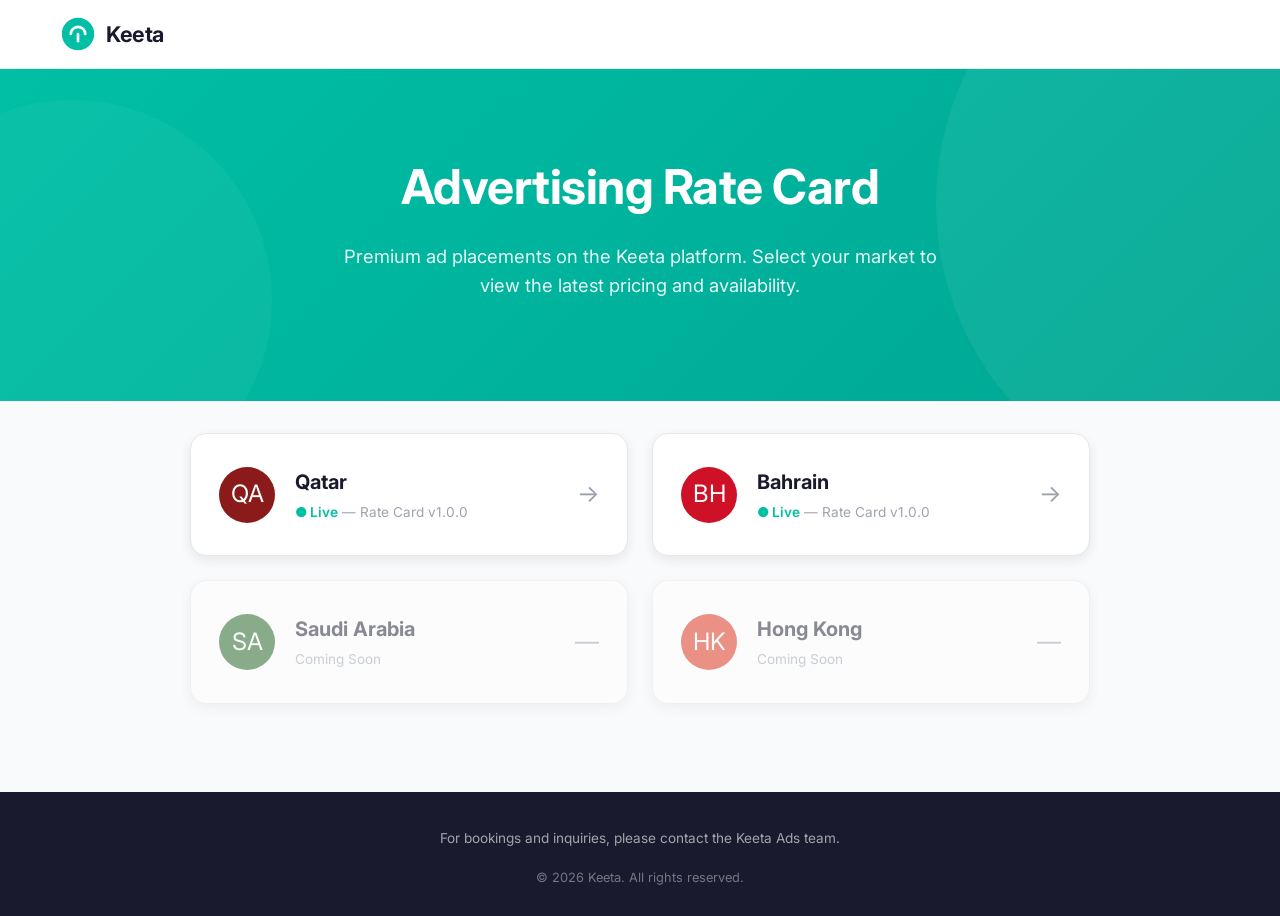
<file: index.html>
<!DOCTYPE html>
<html lang="en">
<head>
    <meta charset="UTF-8">
    <meta name="viewport" content="width=device-width, initial-scale=1.0">
    <title>Keeta — Advertising Rate Card</title>
    <link rel="stylesheet" href="css/style.css">
    <link rel="preconnect" href="https://fonts.googleapis.com">
    <link rel="preconnect" href="https://fonts.gstatic.com" crossorigin>
    <link href="https://fonts.googleapis.com/css2?family=Inter:wght@300;400;500;600;700&display=swap" rel="stylesheet">
    <style>
        /* Landing page specific styles */
        .landing-hero {
            padding: 80px 0 60px;
        }
        .landing-hero h1 {
            font-size: 2.5rem;
            margin-bottom: 16px;
        }
        .landing-hero p {
            font-size: 1.15rem;
            opacity: 0.9;
            max-width: 600px;
            margin: 0 auto 40px;
        }
        .country-grid {
            display: grid;
            grid-template-columns: 1fr;
            gap: 24px;
            max-width: 900px;
            margin: 0 auto;
        }
        .country-card {
            background: var(--color-surface);
            border-radius: var(--radius-lg);
            box-shadow: var(--shadow-md);
            border: 1px solid var(--color-border);
            padding: 32px 28px;
            display: flex;
            align-items: center;
            gap: 20px;
            transition: var(--transition);
            cursor: pointer;
            text-decoration: none;
            color: inherit;
        }
        .country-card:hover {
            transform: translateY(-4px);
            box-shadow: var(--shadow-lg);
            border-color: var(--color-primary);
        }
        .country-flag {
            width: 56px;
            height: 56px;
            border-radius: 50%;
            display: flex;
            align-items: center;
            justify-content: center;
            font-size: 1.5rem;
            flex-shrink: 0;
        }
        .country-info {
            flex: 1;
        }
        .country-name {
            font-size: 1.25rem;
            font-weight: 700;
            color: var(--color-text-primary);
            margin-bottom: 4px;
        }
        .country-status {
            font-size: 0.85rem;
            color: var(--color-text-muted);
        }
        .country-status .live {
            color: var(--color-primary);
            font-weight: 600;
        }
        .country-arrow {
            font-size: 1.5rem;
            color: var(--color-text-muted);
            transition: var(--transition);
        }
        .country-card:hover .country-arrow {
            color: var(--color-primary);
            transform: translateX(4px);
        }

        /* Flag backgrounds */
        .flag-qat { background: #8B1A1A; color: white; }
        .flag-sa { background: #1A5F1A; color: white; }
        .flag-hk { background: #DE2910; color: white; }
        .flag-bhr { background: #CE1126; color: white; }

        @media (min-width: 768px) {
            .country-grid {
                grid-template-columns: repeat(2, 1fr);
            }
            .landing-hero h1 {
                font-size: 3rem;
            }
        }
        @media (max-width: 480px) {
            .country-card {
                padding: 24px 20px;
            }
            .country-flag {
                width: 48px;
                height: 48px;
                font-size: 1.25rem;
            }
        }
    </style>
</head>
<body>
    <header class="site-header">
        <div class="container">
            <div class="logo">
                <svg class="logo-icon" viewBox="0 0 40 40" fill="none" xmlns="http://www.w3.org/2000/svg">
                    <circle cx="20" cy="20" r="18" fill="#00BFA5"/>
                    <path d="M12 20C12 15.58 15.58 12 20 12C24.42 12 28 15.58 28 20" stroke="white" stroke-width="3" stroke-linecap="round"/>
                    <path d="M20 28V20" stroke="white" stroke-width="3" stroke-linecap="round"/>
                </svg>
                <span class="logo-text">Keeta</span>
            </div>
        </div>
    </header>

    <section class="hero landing-hero">
        <div class="container">
            <h1>Advertising Rate Card</h1>
            <p>Premium ad placements on the Keeta platform. Select your market to view the latest pricing and availability.</p>
        </div>
    </section>

    <section class="rate-cards" style="padding-top: 32px;">
        <div class="container">
            <div class="country-grid">
                <a href="qat/" class="country-card">
                    <div class="country-flag flag-qat">QA</div>
                    <div class="country-info">
                        <div class="country-name">Qatar</div>
                        <div class="country-status"><span class="live">● Live</span> — Rate Card v1.0.0</div>
                    </div>
                    <div class="country-arrow">→</div>
                </a>

                <a href="bhr/" class="country-card">
                    <div class="country-flag flag-bhr">BH</div>
                    <div class="country-info">
                        <div class="country-name">Bahrain</div>
                        <div class="country-status"><span class="live">● Live</span> — Rate Card v1.0.0</div>
                    </div>
                    <div class="country-arrow">→</div>
                </a>

                <div class="country-card" style="opacity: 0.5; cursor: default; pointer-events: none;">
                    <div class="country-flag flag-sa">SA</div>
                    <div class="country-info">
                        <div class="country-name">Saudi Arabia</div>
                        <div class="country-status">Coming Soon</div>
                    </div>
                    <div class="country-arrow">—</div>
                </div>

                <div class="country-card" style="opacity: 0.5; cursor: default; pointer-events: none;">
                    <div class="country-flag flag-hk">HK</div>
                    <div class="country-info">
                        <div class="country-name">Hong Kong</div>
                        <div class="country-status">Coming Soon</div>
                    </div>
                    <div class="country-arrow">—</div>
                </div>
            </div>
        </div>
    </section>

    <footer class="site-footer" style="margin-top: 48px;">
        <div class="container">
            <div class="footer-content">
                <p class="footer-contact">For bookings and inquiries, please contact the Keeta Ads team.</p>
                <p class="footer-copyright">&copy; 2026 Keeta. All rights reserved.</p>
            </div>
        </div>
    </footer>
</body>
</html>
</file>
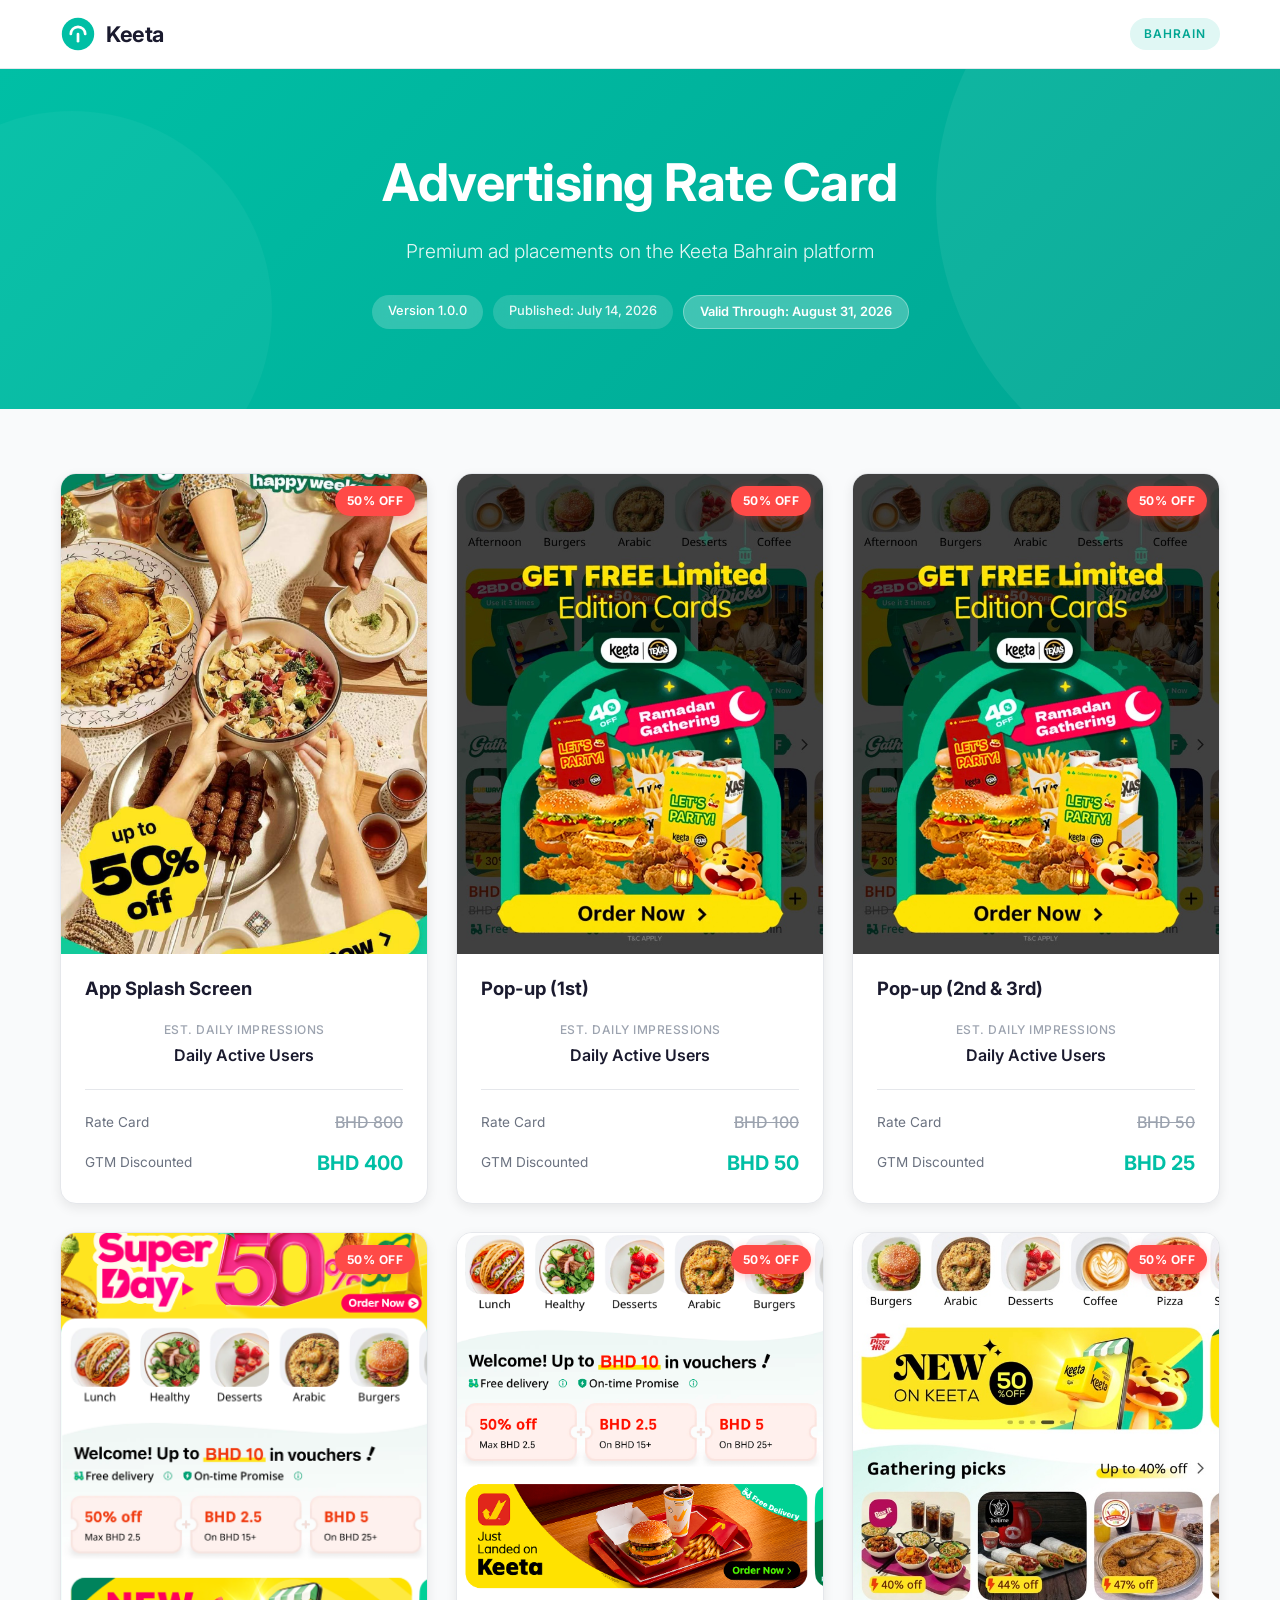
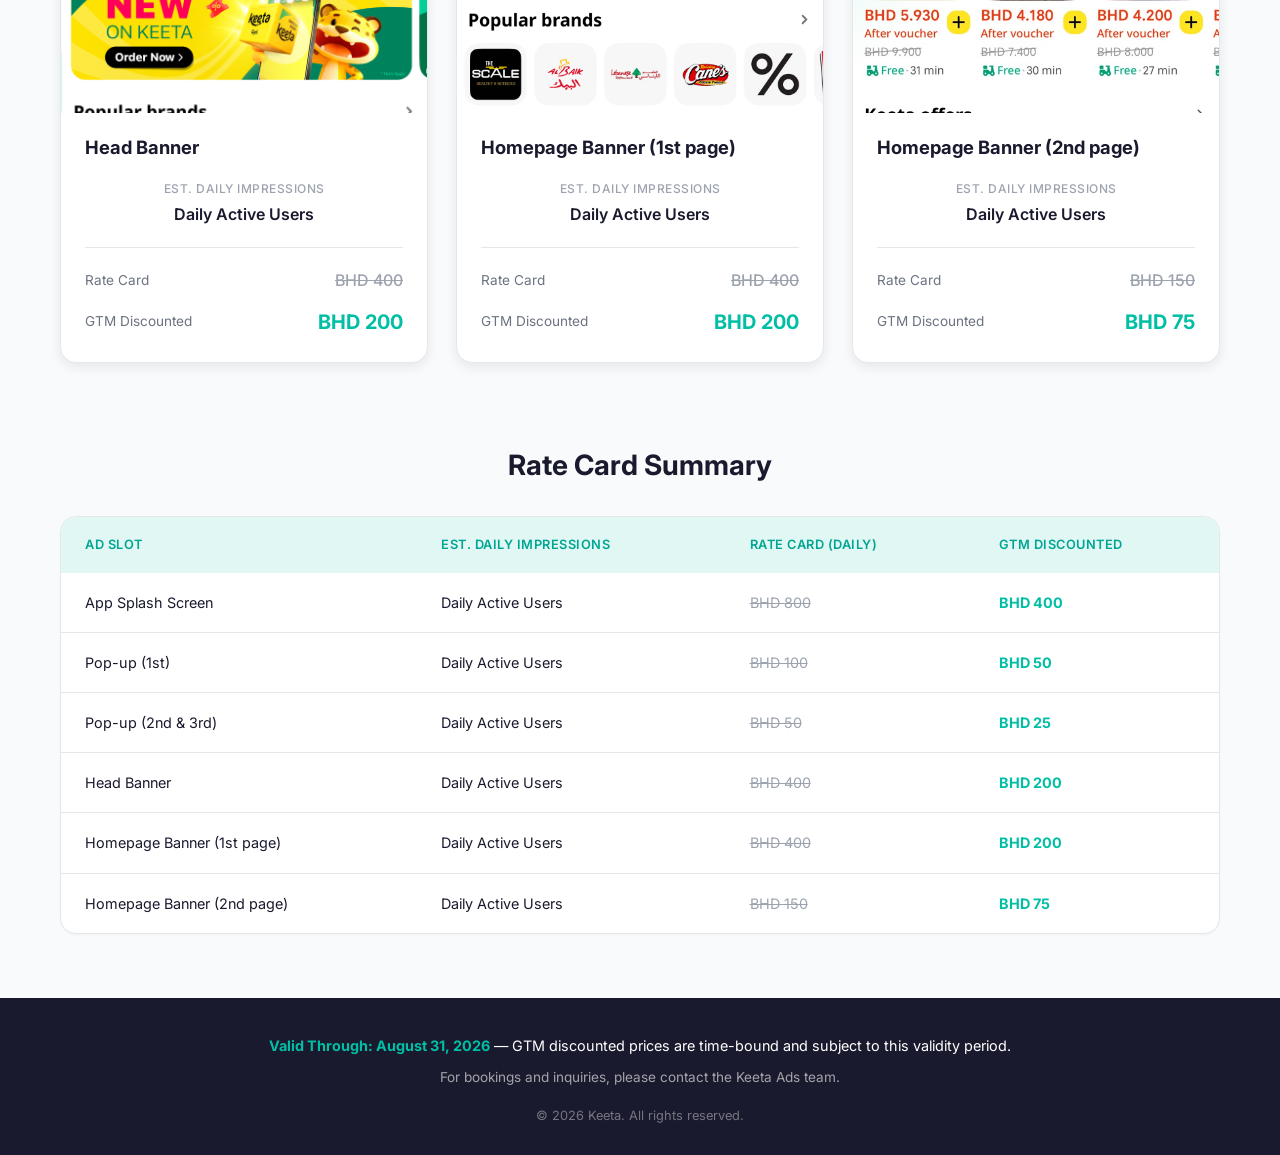
<file: bhr/index.html>
<!DOCTYPE html>
<html lang="en">
<head>
    <meta charset="UTF-8">
    <meta name="viewport" content="width=device-width, initial-scale=1.0">
    <title>Keeta Bahrain — Advertising Rate Card</title>
    <link rel="stylesheet" href="css/style.css">
    <link rel="preconnect" href="https://fonts.googleapis.com">
    <link rel="preconnect" href="https://fonts.gstatic.com" crossorigin>
    <link href="https://fonts.googleapis.com/css2?family=Inter:wght@300;400;500;600;700&display=swap" rel="stylesheet">
    <style>
        .card-metrics.single {
            grid-template-columns: 1fr;
            text-align: center;
        }
        .card-metrics.single .metric {
            align-items: center;
        }
        .card-image.ratio-portrait {
            aspect-ratio: 3 / 4;
        }
        @media (min-width: 1024px) {
            .card-image.ratio-portrait {
                max-height: 480px;
            }
        }
        .card-body {
            padding: 20px 24px 24px;
        }
    </style>
</head>
<body>
    <header class="site-header">
        <div class="container">
            <div class="logo">
                <svg class="logo-icon" viewBox="0 0 40 40" fill="none" xmlns="http://www.w3.org/2000/svg">
                    <circle cx="20" cy="20" r="18" fill="#00BFA5"/>
                    <path d="M12 20C12 15.58 15.58 12 20 12C24.42 12 28 15.58 28 20" stroke="white" stroke-width="3" stroke-linecap="round"/>
                    <path d="M20 28V20" stroke="white" stroke-width="3" stroke-linecap="round"/>
                </svg>
                <span class="logo-text">Keeta</span>
            </div>
            <div class="header-meta">
                <span class="badge">Bahrain</span>
            </div>
        </div>
    </header>

    <section class="hero">
        <div class="container">
            <h1>Advertising Rate Card</h1>
            <p class="hero-subtitle">Premium ad placements on the Keeta Bahrain platform</p>
            <div class="version-info">
                <span class="version-badge">Version 1.0.0</span>
                <span class="publish-date">Published: July 14, 2026</span>
                <span class="validity-badge">Valid Through: August 31, 2026</span>
            </div>
        </div>
    </section>

    <section class="rate-cards">
        <div class="container">
            <div class="cards-grid">
                <!-- Card 1: App Splash Screen -->
                <article class="rate-card">
                    <div class="card-image ratio-portrait">
                        <img src="images/splash-screen.png" alt="App Splash Screen" onerror="this.style.display='none'; this.nextElementSibling.style.display='flex';">
                        <div class="image-placeholder" style="display:none;">
                            <span class="placeholder-icon">&#128247;</span>
                            <span class="placeholder-text">App Splash Screen</span>
                        </div>
                        <span class="discount-tag">50% OFF</span>
                    </div>
                    <div class="card-body">
                        <h2 class="card-title">App Splash Screen</h2>
                        <div class="card-metrics single">
                            <div class="metric">
                                <span class="metric-label">Est. Daily Impressions</span>
                                <span class="metric-value">Daily Active Users</span>
                            </div>
                        </div>
                        <div class="pricing">
                            <div class="original-price">
                                <span class="price-label">Rate Card</span>
                                <span class="price-value">BHD 800</span>
                            </div>
                            <div class="discounted-price">
                                <span class="price-label">GTM Discounted</span>
                                <span class="price-value">BHD 400</span>
                            </div>
                        </div>
                    </div>
                </article>

                <!-- Card 2: Pop-up (1st) -->
                <article class="rate-card">
                    <div class="card-image ratio-portrait">
                        <img src="images/popup.png" alt="Pop-up 1st" onerror="this.style.display='none'; this.nextElementSibling.style.display='flex';">
                        <div class="image-placeholder" style="display:none;">
                            <span class="placeholder-icon">&#128247;</span>
                            <span class="placeholder-text">Pop-up 1st</span>
                        </div>
                        <span class="discount-tag">50% OFF</span>
                    </div>
                    <div class="card-body">
                        <h2 class="card-title">Pop-up (1st)</h2>
                        <div class="card-metrics single">
                            <div class="metric">
                                <span class="metric-label">Est. Daily Impressions</span>
                                <span class="metric-value">Daily Active Users</span>
                            </div>
                        </div>
                        <div class="pricing">
                            <div class="original-price">
                                <span class="price-label">Rate Card</span>
                                <span class="price-value">BHD 100</span>
                            </div>
                            <div class="discounted-price">
                                <span class="price-label">GTM Discounted</span>
                                <span class="price-value">BHD 50</span>
                            </div>
                        </div>
                    </div>
                </article>

                <!-- Card 3: Pop-up (2nd & 3rd) -->
                <article class="rate-card">
                    <div class="card-image ratio-portrait">
                        <img src="images/popup.png" alt="Pop-up 2nd & 3rd" onerror="this.style.display='none'; this.nextElementSibling.style.display='flex';">
                        <div class="image-placeholder" style="display:none;">
                            <span class="placeholder-icon">&#128247;</span>
                            <span class="placeholder-text">Pop-up 2nd & 3rd</span>
                        </div>
                        <span class="discount-tag">50% OFF</span>
                    </div>
                    <div class="card-body">
                        <h2 class="card-title">Pop-up (2nd & 3rd)</h2>
                        <div class="card-metrics single">
                            <div class="metric">
                                <span class="metric-label">Est. Daily Impressions</span>
                                <span class="metric-value">Daily Active Users</span>
                            </div>
                        </div>
                        <div class="pricing">
                            <div class="original-price">
                                <span class="price-label">Rate Card</span>
                                <span class="price-value">BHD 50</span>
                            </div>
                            <div class="discounted-price">
                                <span class="price-label">GTM Discounted</span>
                                <span class="price-value">BHD 25</span>
                            </div>
                        </div>
                    </div>
                </article>

                <!-- Card 4: Head Banner -->
                <article class="rate-card">
                    <div class="card-image ratio-portrait">
                        <img src="images/head-banner.png" alt="Head Banner" onerror="this.style.display='none'; this.nextElementSibling.style.display='flex';">
                        <div class="image-placeholder" style="display:none;">
                            <span class="placeholder-icon">&#128247;</span>
                            <span class="placeholder-text">Head Banner</span>
                        </div>
                        <span class="discount-tag">50% OFF</span>
                    </div>
                    <div class="card-body">
                        <h2 class="card-title">Head Banner</h2>
                        <div class="card-metrics single">
                            <div class="metric">
                                <span class="metric-label">Est. Daily Impressions</span>
                                <span class="metric-value">Daily Active Users</span>
                            </div>
                        </div>
                        <div class="pricing">
                            <div class="original-price">
                                <span class="price-label">Rate Card</span>
                                <span class="price-value">BHD 400</span>
                            </div>
                            <div class="discounted-price">
                                <span class="price-label">GTM Discounted</span>
                                <span class="price-value">BHD 200</span>
                            </div>
                        </div>
                    </div>
                </article>

                <!-- Card 5: Homepage Banner (1st page) -->
                <article class="rate-card">
                    <div class="card-image ratio-portrait">
                        <img src="images/homepage-banner-1st.png" alt="Homepage Banner 1st page" onerror="this.style.display='none'; this.nextElementSibling.style.display='flex';">
                        <div class="image-placeholder" style="display:none;">
                            <span class="placeholder-icon">&#128247;</span>
                            <span class="placeholder-text">Homepage Banner 1st</span>
                        </div>
                        <span class="discount-tag">50% OFF</span>
                    </div>
                    <div class="card-body">
                        <h2 class="card-title">Homepage Banner (1st page)</h2>
                        <div class="card-metrics single">
                            <div class="metric">
                                <span class="metric-label">Est. Daily Impressions</span>
                                <span class="metric-value">Daily Active Users</span>
                            </div>
                        </div>
                        <div class="pricing">
                            <div class="original-price">
                                <span class="price-label">Rate Card</span>
                                <span class="price-value">BHD 400</span>
                            </div>
                            <div class="discounted-price">
                                <span class="price-label">GTM Discounted</span>
                                <span class="price-value">BHD 200</span>
                            </div>
                        </div>
                    </div>
                </article>

                <!-- Card 6: Homepage Banner (2nd page) -->
                <article class="rate-card">
                    <div class="card-image ratio-portrait">
                        <img src="images/homepage-banner-2nd.png" alt="Homepage Banner 2nd page" onerror="this.style.display='none'; this.nextElementSibling.style.display='flex';">
                        <div class="image-placeholder" style="display:none;">
                            <span class="placeholder-icon">&#128247;</span>
                            <span class="placeholder-text">Homepage Banner 2nd</span>
                        </div>
                        <span class="discount-tag">50% OFF</span>
                    </div>
                    <div class="card-body">
                        <h2 class="card-title">Homepage Banner (2nd page)</h2>
                        <div class="card-metrics single">
                            <div class="metric">
                                <span class="metric-label">Est. Daily Impressions</span>
                                <span class="metric-value">Daily Active Users</span>
                            </div>
                        </div>
                        <div class="pricing">
                            <div class="original-price">
                                <span class="price-label">Rate Card</span>
                                <span class="price-value">BHD 150</span>
                            </div>
                            <div class="discounted-price">
                                <span class="price-label">GTM Discounted</span>
                                <span class="price-value">BHD 75</span>
                            </div>
                        </div>
                    </div>
                </article>
            </div>
        </div>
    </section>

    <section class="summary-table-section">
        <div class="container">
            <h2 class="section-title">Rate Card Summary</h2>
            <div class="table-wrapper">
                <table class="rate-table">
                    <thead>
                        <tr>
                            <th>Ad Slot</th>
                            <th>Est. Daily Impressions</th>
                            <th>Rate Card (Daily)</th>
                            <th>GTM Discounted</th>
                        </tr>
                    </thead>
                    <tbody>
                        <tr>
                            <td>App Splash Screen</td>
                            <td>Daily Active Users</td>
                            <td class="strike">BHD 800</td>
                            <td class="highlight">BHD 400</td>
                        </tr>
                        <tr>
                            <td>Pop-up (1st)</td>
                            <td>Daily Active Users</td>
                            <td class="strike">BHD 100</td>
                            <td class="highlight">BHD 50</td>
                        </tr>
                        <tr>
                            <td>Pop-up (2nd & 3rd)</td>
                            <td>Daily Active Users</td>
                            <td class="strike">BHD 50</td>
                            <td class="highlight">BHD 25</td>
                        </tr>
                        <tr>
                            <td>Head Banner</td>
                            <td>Daily Active Users</td>
                            <td class="strike">BHD 400</td>
                            <td class="highlight">BHD 200</td>
                        </tr>
                        <tr>
                            <td>Homepage Banner (1st page)</td>
                            <td>Daily Active Users</td>
                            <td class="strike">BHD 400</td>
                            <td class="highlight">BHD 200</td>
                        </tr>
                        <tr>
                            <td>Homepage Banner (2nd page)</td>
                            <td>Daily Active Users</td>
                            <td class="strike">BHD 150</td>
                            <td class="highlight">BHD 75</td>
                        </tr>
                    </tbody>
                </table>
            </div>
        </div>
    </section>

    <footer class="site-footer">
        <div class="container">
            <div class="footer-content">
                <p class="footer-validity">
                    <strong>Valid Through: August 31, 2026</strong> — GTM discounted prices are time-bound and subject to this validity period.
                </p>
                <p class="footer-contact">For bookings and inquiries, please contact the Keeta Ads team.</p>
                <p class="footer-copyright">&copy; 2026 Keeta. All rights reserved.</p>
            </div>
        </div>
    </footer>
</body>
</html>
</file>
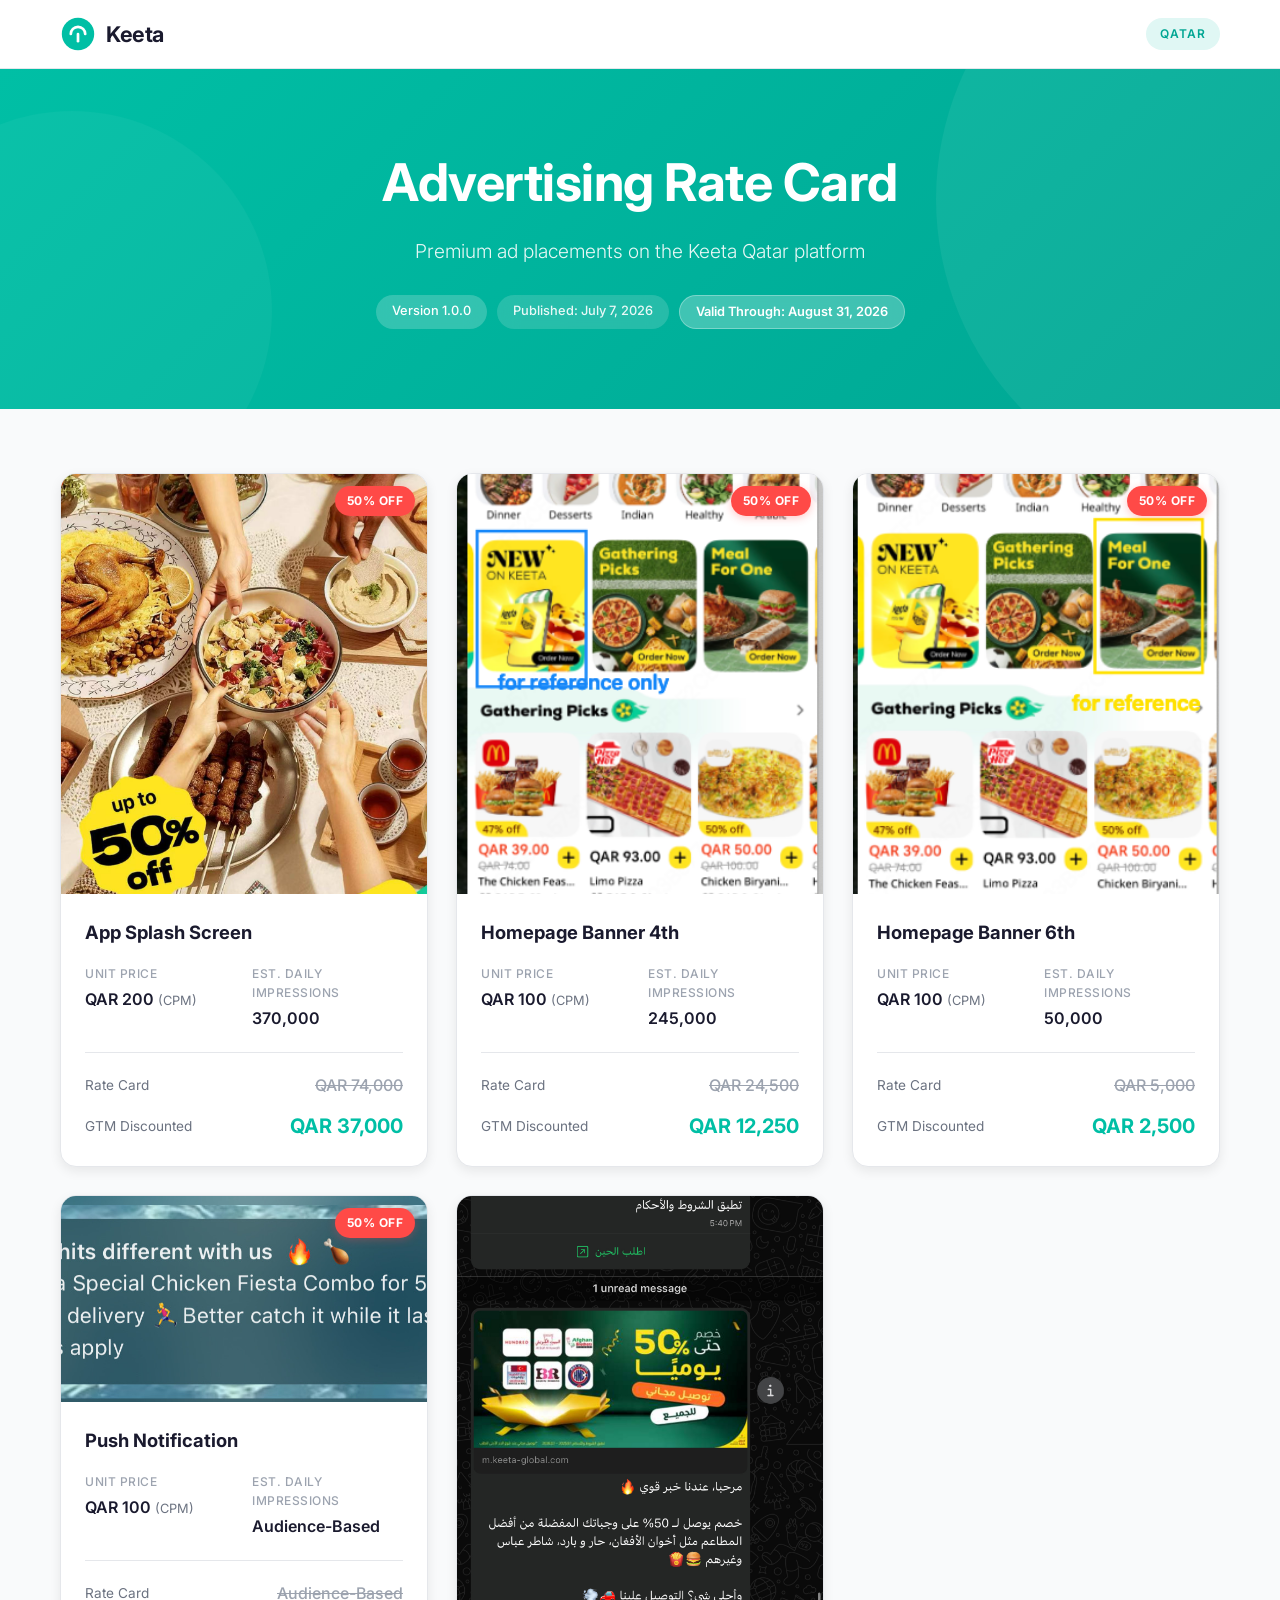
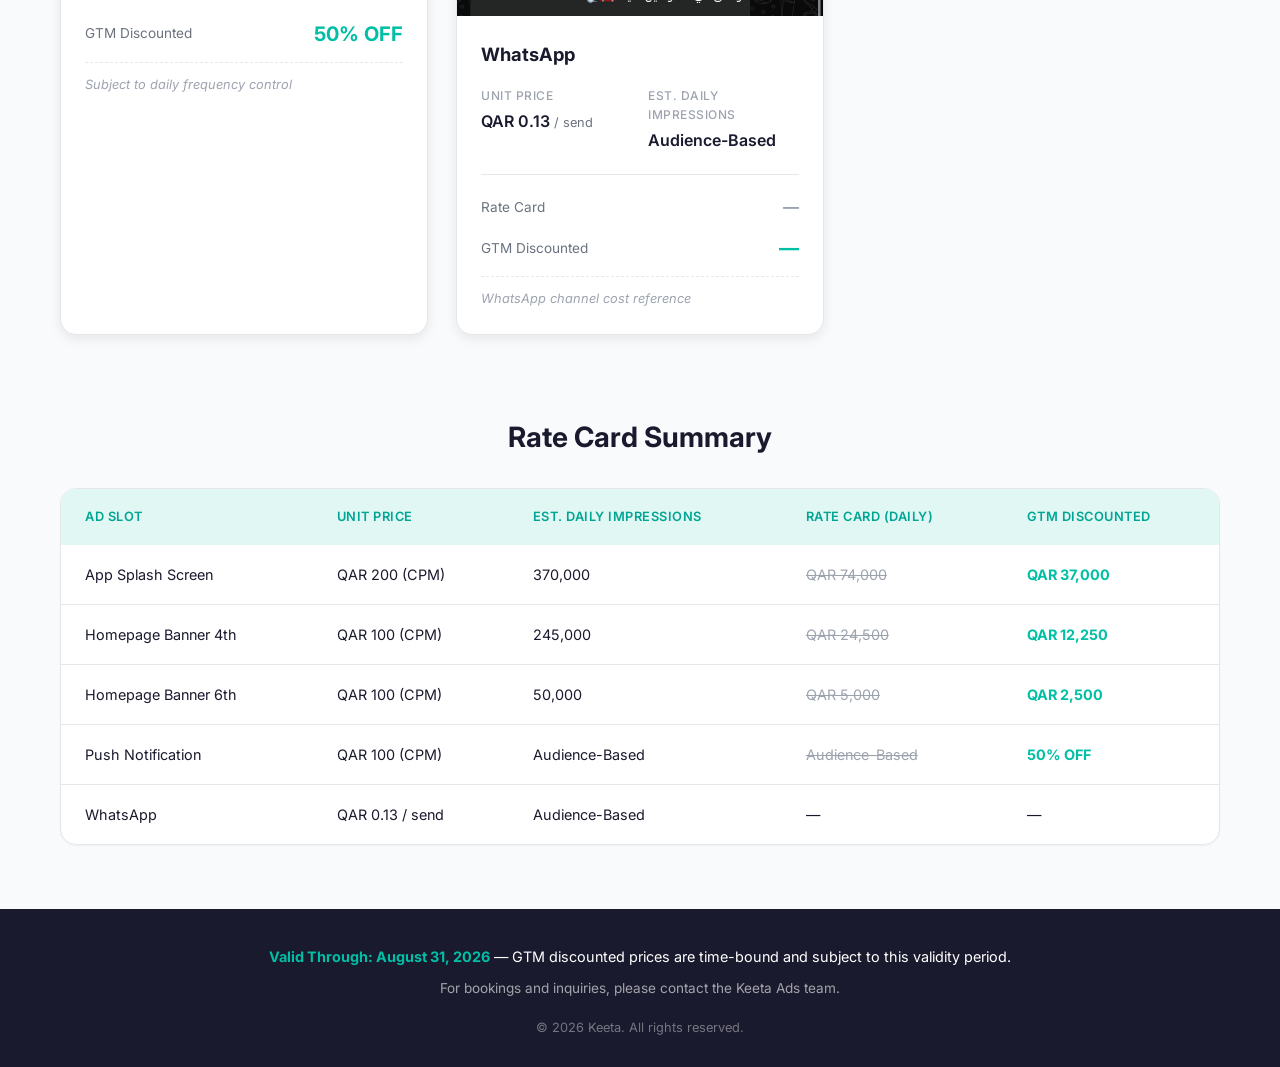
<file: qat/index.html>
<!DOCTYPE html>
<html lang="en">
<head>
    <meta charset="UTF-8">
    <meta name="viewport" content="width=device-width, initial-scale=1.0">
    <title>Keeta Qatar — Advertising Rate Card</title>
    <link rel="stylesheet" href="css/style.css">
    <link rel="preconnect" href="https://fonts.googleapis.com">
    <link rel="preconnect" href="https://fonts.gstatic.com" crossorigin>
    <link href="https://fonts.googleapis.com/css2?family=Inter:wght@300;400;500;600;700&display=swap" rel="stylesheet">
</head>
<body>
    <header class="site-header">
        <div class="container">
            <div class="logo">
                <svg class="logo-icon" viewBox="0 0 40 40" fill="none" xmlns="http://www.w3.org/2000/svg">
                    <circle cx="20" cy="20" r="18" fill="#00BFA5"/>
                    <path d="M12 20C12 15.58 15.58 12 20 12C24.42 12 28 15.58 28 20" stroke="white" stroke-width="3" stroke-linecap="round"/>
                    <path d="M20 28V20" stroke="white" stroke-width="3" stroke-linecap="round"/>
                </svg>
                <span class="logo-text">Keeta</span>
            </div>
            <div class="header-meta">
                <span class="badge">Qatar</span>
            </div>
        </div>
    </header>

    <section class="hero">
        <div class="container">
            <h1>Advertising Rate Card</h1>
            <p class="hero-subtitle">Premium ad placements on the Keeta Qatar platform</p>
            <div class="version-info">
                <span class="version-badge">Version 1.0.0</span>
                <span class="publish-date">Published: July 7, 2026</span>
                <span class="validity-badge">Valid Through: August 31, 2026</span>
            </div>
        </div>
    </section>

    <section class="rate-cards">
        <div class="container">
            <div class="cards-grid">
                <!-- Card 1: App Splash Screen -->
                <article class="rate-card">
                    <div class="card-image ratio-portrait">
                        <img src="images/splash-screen.png" alt="App Splash Screen" onerror="this.style.display='none'; this.nextElementSibling.style.display='flex';">
                        <div class="image-placeholder" style="display:none;">
                            <span class="placeholder-icon">&#128247;</span>
                            <span class="placeholder-text">App Splash Screen</span>
                        </div>
                        <span class="discount-tag">50% OFF</span>
                    </div>
                    <div class="card-body">
                        <h2 class="card-title">App Splash Screen</h2>
                        <div class="card-metrics">
                            <div class="metric">
                                <span class="metric-label">Unit Price</span>
                                <span class="metric-value">QAR 200 <small>(CPM)</small></span>
                            </div>
                            <div class="metric">
                                <span class="metric-label">Est. Daily Impressions</span>
                                <span class="metric-value">370,000</span>
                            </div>
                        </div>
                        <div class="pricing">
                            <div class="original-price">
                                <span class="price-label">Rate Card</span>
                                <span class="price-value">QAR 74,000</span>
                            </div>
                            <div class="discounted-price">
                                <span class="price-label">GTM Discounted</span>
                                <span class="price-value">QAR 37,000</span>
                            </div>
                        </div>
                    </div>
                </article>

                <!-- Card 2: Homepage Banner 4th -->
                <article class="rate-card">
                    <div class="card-image ratio-portrait">
                        <img src="images/homepage-banner-4th.png" alt="Homepage Banner 4th" onerror="this.style.display='none'; this.nextElementSibling.style.display='flex';">
                        <div class="image-placeholder" style="display:none;">
                            <span class="placeholder-icon">&#128247;</span>
                            <span class="placeholder-text">Homepage Banner 4th</span>
                        </div>
                        <span class="discount-tag">50% OFF</span>
                    </div>
                    <div class="card-body">
                        <h2 class="card-title">Homepage Banner 4th</h2>
                        <div class="card-metrics">
                            <div class="metric">
                                <span class="metric-label">Unit Price</span>
                                <span class="metric-value">QAR 100 <small>(CPM)</small></span>
                            </div>
                            <div class="metric">
                                <span class="metric-label">Est. Daily Impressions</span>
                                <span class="metric-value">245,000</span>
                            </div>
                        </div>
                        <div class="pricing">
                            <div class="original-price">
                                <span class="price-label">Rate Card</span>
                                <span class="price-value">QAR 24,500</span>
                            </div>
                            <div class="discounted-price">
                                <span class="price-label">GTM Discounted</span>
                                <span class="price-value">QAR 12,250</span>
                            </div>
                        </div>
                    </div>
                </article>

                <!-- Card 3: Homepage Banner 6th -->
                <article class="rate-card">
                    <div class="card-image ratio-portrait">
                        <img src="images/homepage-banner-6th.png" alt="Homepage Banner 6th" onerror="this.style.display='none'; this.nextElementSibling.style.display='flex';">
                        <div class="image-placeholder" style="display:none;">
                            <span class="placeholder-icon">&#128247;</span>
                            <span class="placeholder-text">Homepage Banner 6th</span>
                        </div>
                        <span class="discount-tag">50% OFF</span>
                    </div>
                    <div class="card-body">
                        <h2 class="card-title">Homepage Banner 6th</h2>
                        <div class="card-metrics">
                            <div class="metric">
                                <span class="metric-label">Unit Price</span>
                                <span class="metric-value">QAR 100 <small>(CPM)</small></span>
                            </div>
                            <div class="metric">
                                <span class="metric-label">Est. Daily Impressions</span>
                                <span class="metric-value">50,000</span>
                            </div>
                        </div>
                        <div class="pricing">
                            <div class="original-price">
                                <span class="price-label">Rate Card</span>
                                <span class="price-value">QAR 5,000</span>
                            </div>
                            <div class="discounted-price">
                                <span class="price-label">GTM Discounted</span>
                                <span class="price-value">QAR 2,500</span>
                            </div>
                        </div>
                    </div>
                </article>

                <!-- Card 4: Push Notification -->
                <article class="rate-card">
                    <div class="card-image ratio-landscape">
                        <img src="images/push-notification.png" alt="Push Notification" onerror="this.style.display='none'; this.nextElementSibling.style.display='flex';">
                        <div class="image-placeholder" style="display:none;">
                            <span class="placeholder-icon">&#128247;</span>
                            <span class="placeholder-text">Push Notification</span>
                        </div>
                        <span class="discount-tag">50% OFF</span>
                    </div>
                    <div class="card-body">
                        <h2 class="card-title">Push Notification</h2>
                        <div class="card-metrics">
                            <div class="metric">
                                <span class="metric-label">Unit Price</span>
                                <span class="metric-value">QAR 100 <small>(CPM)</small></span>
                            </div>
                            <div class="metric">
                                <span class="metric-label">Est. Daily Impressions</span>
                                <span class="metric-value">Audience-Based</span>
                            </div>
                        </div>
                        <div class="pricing">
                            <div class="original-price">
                                <span class="price-label">Rate Card</span>
                                <span class="price-value">Audience-Based</span>
                            </div>
                            <div class="discounted-price">
                                <span class="price-label">GTM Discounted</span>
                                <span class="price-value">50% OFF</span>
                            </div>
                        </div>
                        <p class="card-note">Subject to daily frequency control</p>
                    </div>
                </article>

                <!-- Card 5: WhatsApp -->
                <article class="rate-card">
                    <div class="card-image ratio-portrait">
                        <img src="images/whatsapp.png" alt="WhatsApp" onerror="this.style.display='none'; this.nextElementSibling.style.display='flex';">
                        <div class="image-placeholder" style="display:none;">
                            <span class="placeholder-icon">&#128247;</span>
                            <span class="placeholder-text">WhatsApp</span>
                        </div>
                    </div>
                    <div class="card-body">
                        <h2 class="card-title">WhatsApp</h2>
                        <div class="card-metrics">
                            <div class="metric">
                                <span class="metric-label">Unit Price</span>
                                <span class="metric-value">QAR 0.13 <small>/ send</small></span>
                            </div>
                            <div class="metric">
                                <span class="metric-label">Est. Daily Impressions</span>
                                <span class="metric-value">Audience-Based</span>
                            </div>
                        </div>
                        <div class="pricing">
                            <div class="original-price">
                                <span class="price-label">Rate Card</span>
                                <span class="price-value">—</span>
                            </div>
                            <div class="discounted-price">
                                <span class="price-label">GTM Discounted</span>
                                <span class="price-value">—</span>
                            </div>
                        </div>
                        <p class="card-note">WhatsApp channel cost reference</p>
                    </div>
                </article>
            </div>
        </div>
    </section>

    <section class="summary-table-section">
        <div class="container">
            <h2 class="section-title">Rate Card Summary</h2>
            <div class="table-wrapper">
                <table class="rate-table">
                    <thead>
                        <tr>
                            <th>Ad Slot</th>
                            <th>Unit Price</th>
                            <th>Est. Daily Impressions</th>
                            <th>Rate Card (Daily)</th>
                            <th>GTM Discounted</th>
                        </tr>
                    </thead>
                    <tbody>
                        <tr>
                            <td>App Splash Screen</td>
                            <td>QAR 200 (CPM)</td>
                            <td>370,000</td>
                            <td class="strike">QAR 74,000</td>
                            <td class="highlight">QAR 37,000</td>
                        </tr>
                        <tr>
                            <td>Homepage Banner 4th</td>
                            <td>QAR 100 (CPM)</td>
                            <td>245,000</td>
                            <td class="strike">QAR 24,500</td>
                            <td class="highlight">QAR 12,250</td>
                        </tr>
                        <tr>
                            <td>Homepage Banner 6th</td>
                            <td>QAR 100 (CPM)</td>
                            <td>50,000</td>
                            <td class="strike">QAR 5,000</td>
                            <td class="highlight">QAR 2,500</td>
                        </tr>
                        <tr>
                            <td>Push Notification</td>
                            <td>QAR 100 (CPM)</td>
                            <td>Audience-Based</td>
                            <td class="strike">Audience-Based</td>
                            <td class="highlight">50% OFF</td>
                        </tr>
                        <tr>
                            <td>WhatsApp</td>
                            <td>QAR 0.13 / send</td>
                            <td>Audience-Based</td>
                            <td>—</td>
                            <td>—</td>
                        </tr>
                    </tbody>
                </table>
            </div>
        </div>
    </section>

    <footer class="site-footer">
        <div class="container">
            <div class="footer-content">
                <p class="footer-validity">
                    <strong>Valid Through: August 31, 2026</strong> — GTM discounted prices are time-bound and subject to this validity period.
                </p>
                <p class="footer-contact">For bookings and inquiries, please contact the Keeta Ads team.</p>
                <p class="footer-copyright">&copy; 2026 Keeta. All rights reserved.</p>
            </div>
        </div>
    </footer>
</body>
</html>
</file>
<file: css/style.css>
/* ============================================
   Keeta Rate Card - Stylesheet
   Version: 1.0.0
   ============================================ */

/* CSS Variables */
:root {
    --color-primary: #00BFA5;
    --color-primary-dark: #00A693;
    --color-primary-light: #E0F7F4;
    --color-bg: #F9FAFB;
    --color-surface: #FFFFFF;
    --color-text-primary: #1A1A2E;
    --color-text-secondary: #6B7280;
    --color-text-muted: #9CA3AF;
    --color-border: #E5E7EB;
    --color-discount: #FF4A47;
    --color-discount-bg: #FFF0F0;
    --color-highlight: #00BFA5;
    --color-highlight-bg: #E0F7F4;
    --font-family: 'Inter', -apple-system, BlinkMacSystemFont, 'Segoe UI', Roboto, sans-serif;
    --radius-sm: 8px;
    --radius-md: 12px;
    --radius-lg: 16px;
    --shadow-sm: 0 1px 2px rgba(0,0,0,0.04);
    --shadow-md: 0 4px 12px rgba(0,0,0,0.08);
    --shadow-lg: 0 12px 32px rgba(0,0,0,0.12);
    --transition: all 0.25s ease;
}

/* Reset & Base */
*, *::before, *::after {
    box-sizing: border-box;
    margin: 0;
    padding: 0;
}

html {
    font-size: 16px;
    -webkit-font-smoothing: antialiased;
    -moz-osx-font-smoothing: grayscale;
}

body {
    font-family: var(--font-family);
    background-color: var(--color-bg);
    color: var(--color-text-primary);
    line-height: 1.6;
    min-height: 100vh;
}

.container {
    width: 100%;
    max-width: 1200px;
    margin: 0 auto;
    padding: 0 20px;
}

/* ============================================
   Header
   ============================================ */

.site-header {
    background: var(--color-surface);
    border-bottom: 1px solid var(--color-border);
    padding: 16px 0;
    position: sticky;
    top: 0;
    z-index: 100;
}

.site-header .container {
    display: flex;
    justify-content: space-between;
    align-items: center;
}

.logo {
    display: flex;
    align-items: center;
    gap: 10px;
}

.logo-icon {
    width: 36px;
    height: 36px;
}

.logo-text {
    font-size: 1.35rem;
    font-weight: 700;
    color: var(--color-text-primary);
    letter-spacing: -0.5px;
}

.header-meta .badge {
    display: inline-block;
    background: var(--color-primary-light);
    color: var(--color-primary-dark);
    font-size: 0.75rem;
    font-weight: 600;
    text-transform: uppercase;
    letter-spacing: 1px;
    padding: 6px 14px;
    border-radius: 100px;
}

/* ============================================
   Hero Section
   ============================================ */

.hero {
    background: linear-gradient(135deg, var(--color-primary) 0%, var(--color-primary-dark) 100%);
    color: white;
    padding: 56px 0 64px;
    text-align: center;
    position: relative;
    overflow: hidden;
}

.hero::before {
    content: '';
    position: absolute;
    top: -50%;
    right: -20%;
    width: 600px;
    height: 600px;
    background: rgba(255,255,255,0.06);
    border-radius: 50%;
}

.hero::after {
    content: '';
    position: absolute;
    bottom: -30%;
    left: -10%;
    width: 400px;
    height: 400px;
    background: rgba(255,255,255,0.04);
    border-radius: 50%;
}

.hero .container {
    position: relative;
    z-index: 1;
}

.hero h1 {
    font-size: 2.25rem;
    font-weight: 700;
    margin-bottom: 12px;
    letter-spacing: -0.5px;
}

.hero-subtitle {
    font-size: 1.05rem;
    font-weight: 300;
    opacity: 0.9;
    margin-bottom: 28px;
}

.version-info {
    display: flex;
    flex-wrap: wrap;
    justify-content: center;
    gap: 10px;
}

.version-badge,
.publish-date,
.validity-badge {
    display: inline-block;
    font-size: 0.8rem;
    font-weight: 500;
    padding: 6px 16px;
    border-radius: 100px;
    backdrop-filter: blur(10px);
}

.version-badge {
    background: rgba(255,255,255,0.2);
    color: white;
}

.publish-date {
    background: rgba(255,255,255,0.15);
    color: rgba(255,255,255,0.9);
}

.validity-badge {
    background: rgba(255,255,255,0.25);
    color: white;
    border: 1px solid rgba(255,255,255,0.3);
    font-weight: 600;
}

/* ============================================
   Rate Cards Section
   ============================================ */

.rate-cards {
    padding: 48px 0 32px;
}

.cards-grid {
    display: grid;
    grid-template-columns: 1fr;
    gap: 24px;
}

.rate-card {
    background: var(--color-surface);
    border-radius: var(--radius-lg);
    box-shadow: var(--shadow-md);
    overflow: hidden;
    transition: var(--transition);
    border: 1px solid var(--color-border);
}

.rate-card:hover {
    transform: translateY(-4px);
    box-shadow: var(--shadow-lg);
}

.card-image {
    position: relative;
    width: 100%;
    aspect-ratio: 16 / 10;
    background: linear-gradient(135deg, #f0f0f0 0%, #e0e0e0 100%);
    overflow: hidden;
}

.card-image img {
    width: 100%;
    height: 100%;
    object-fit: cover;
    display: block;
}

.image-placeholder {
    position: absolute;
    top: 0;
    left: 0;
    width: 100%;
    height: 100%;
    display: flex;
    flex-direction: column;
    align-items: center;
    justify-content: center;
    gap: 8px;
    background: linear-gradient(135deg, #f5f5f5 0%, #ebebeb 100%);
    color: var(--color-text-muted);
}

.placeholder-icon {
    font-size: 2.5rem;
    opacity: 0.5;
}

.placeholder-text {
    font-size: 0.9rem;
    font-weight: 500;
}

.discount-tag {
    position: absolute;
    top: 12px;
    right: 12px;
    background: var(--color-discount);
    color: white;
    font-size: 0.75rem;
    font-weight: 700;
    text-transform: uppercase;
    letter-spacing: 0.5px;
    padding: 5px 12px;
    border-radius: 100px;
    box-shadow: 0 2px 8px rgba(255,74,71,0.3);
}

.card-body {
    padding: 24px;
}

.card-title {
    font-size: 1.15rem;
    font-weight: 700;
    color: var(--color-text-primary);
    margin-bottom: 16px;
}

.card-metrics {
    display: grid;
    grid-template-columns: 1fr 1fr;
    gap: 16px;
    margin-bottom: 20px;
    padding-bottom: 20px;
    border-bottom: 1px solid var(--color-border);
}

.metric {
    display: flex;
    flex-direction: column;
    gap: 4px;
}

.metric-label {
    font-size: 0.75rem;
    font-weight: 500;
    text-transform: uppercase;
    letter-spacing: 0.5px;
    color: var(--color-text-muted);
}

.metric-value {
    font-size: 1rem;
    font-weight: 600;
    color: var(--color-text-primary);
}

.metric-value small {
    font-weight: 400;
    color: var(--color-text-secondary);
    font-size: 0.8rem;
}

.pricing {
    display: flex;
    flex-direction: column;
    gap: 12px;
}

.original-price,
.discounted-price {
    display: flex;
    justify-content: space-between;
    align-items: center;
}

.price-label {
    font-size: 0.85rem;
    color: var(--color-text-secondary);
}

.original-price .price-value {
    font-size: 1rem;
    font-weight: 500;
    color: var(--color-text-muted);
    text-decoration: line-through;
}

.discounted-price .price-value {
    font-size: 1.25rem;
    font-weight: 700;
    color: var(--color-primary);
}

.card-note {
    font-size: 0.8rem;
    color: var(--color-text-muted);
    margin-top: 12px;
    padding-top: 12px;
    border-top: 1px dashed var(--color-border);
    font-style: italic;
}

/* ============================================
   Summary Table Section
   ============================================ */

.summary-table-section {
    padding: 32px 0 48px;
}

.section-title {
    font-size: 1.5rem;
    font-weight: 700;
    text-align: center;
    margin-bottom: 28px;
    color: var(--color-text-primary);
}

.table-wrapper {
    background: var(--color-surface);
    border-radius: var(--radius-lg);
    box-shadow: var(--shadow-sm);
    border: 1px solid var(--color-border);
    overflow-x: auto;
}

.rate-table {
    width: 100%;
    border-collapse: collapse;
    min-width: 640px;
}

.rate-table thead {
    background: var(--color-primary-light);
}

.rate-table th {
    padding: 16px 20px;
    text-align: left;
    font-size: 0.8rem;
    font-weight: 600;
    text-transform: uppercase;
    letter-spacing: 0.5px;
    color: var(--color-primary-dark);
    white-space: nowrap;
}

.rate-table td {
    padding: 16px 20px;
    font-size: 0.9rem;
    color: var(--color-text-primary);
    border-bottom: 1px solid var(--color-border);
}

.rate-table tbody tr:last-child td {
    border-bottom: none;
}

.rate-table tbody tr:hover {
    background: var(--color-bg);
}

.rate-table .strike {
    color: var(--color-text-muted);
    text-decoration: line-through;
}

.rate-table .highlight {
    color: var(--color-primary);
    font-weight: 700;
}

/* ============================================
   Footer
   ============================================ */

.site-footer {
    background: var(--color-text-primary);
    color: rgba(255,255,255,0.7);
    padding: 36px 0 28px;
    text-align: center;
}

.footer-content {
    display: flex;
    flex-direction: column;
    gap: 10px;
}

.footer-validity {
    font-size: 0.9rem;
    color: white;
}

.footer-validity strong {
    color: var(--color-primary);
}

.footer-contact {
    font-size: 0.85rem;
    color: rgba(255,255,255,0.6);
}

.footer-copyright {
    font-size: 0.8rem;
    color: rgba(255,255,255,0.4);
    margin-top: 8px;
}

/* ============================================
   Responsive Design
   ============================================ */

/* Tablet (768px+) */
@media (min-width: 768px) {
    .hero h1 {
        font-size: 2.75rem;
    }

    .cards-grid {
        grid-template-columns: repeat(2, 1fr);
    }

    .card-metrics {
        grid-template-columns: 1fr 1fr;
    }

    .rate-table th,
    .rate-table td {
        padding: 18px 24px;
    }
}

/* Desktop (1024px+) */
@media (min-width: 1024px) {
    .hero {
        padding: 72px 0 80px;
    }

    .hero h1 {
        font-size: 3.25rem;
    }

    .hero-subtitle {
        font-size: 1.2rem;
    }

    .cards-grid {
        grid-template-columns: repeat(3, 1fr);
    }

    .rate-cards {
        padding: 64px 0 40px;
    }

    .summary-table-section {
        padding: 40px 0 64px;
    }

    .section-title {
        font-size: 1.75rem;
    }
}

/* Large Desktop (1280px+) */
@media (min-width: 1280px) {
    .cards-grid {
        grid-template-columns: repeat(3, 1fr);
        gap: 28px;
    }
}

/* Small mobile adjustments */
@media (max-width: 480px) {
    .hero h1 {
        font-size: 1.85rem;
    }

    .hero-subtitle {
        font-size: 0.95rem;
    }

    .version-info {
        flex-direction: column;
        align-items: center;
    }

    .card-body {
        padding: 20px;
    }

    .card-metrics {
        grid-template-columns: 1fr;
        gap: 12px;
    }

    .pricing {
        gap: 10px;
    }
}

/* Print styles */
@media print {
    .site-header,
    .site-footer {
        background: white;
        color: black;
        border: 1px solid #ccc;
    }

    .hero {
        background: white;
        color: black;
        border-bottom: 2px solid var(--color-primary);
    }

    .rate-card {
        break-inside: avoid;
        box-shadow: none;
        border: 1px solid #ccc;
    }

    .discount-tag {
        background: black;
        color: white;
    }
}
</file>
<file: bhr/css/style.css>
/* ============================================
   Keeta Rate Card - Stylesheet
   Version: 1.0.0
   ============================================ */

/* CSS Variables */
:root {
    --color-primary: #00BFA5;
    --color-primary-dark: #00A693;
    --color-primary-light: #E0F7F4;
    --color-bg: #F9FAFB;
    --color-surface: #FFFFFF;
    --color-text-primary: #1A1A2E;
    --color-text-secondary: #6B7280;
    --color-text-muted: #9CA3AF;
    --color-border: #E5E7EB;
    --color-discount: #FF4A47;
    --color-discount-bg: #FFF0F0;
    --color-highlight: #00BFA5;
    --color-highlight-bg: #E0F7F4;
    --font-family: 'Inter', -apple-system, BlinkMacSystemFont, 'Segoe UI', Roboto, sans-serif;
    --radius-sm: 8px;
    --radius-md: 12px;
    --radius-lg: 16px;
    --shadow-sm: 0 1px 2px rgba(0,0,0,0.04);
    --shadow-md: 0 4px 12px rgba(0,0,0,0.08);
    --shadow-lg: 0 12px 32px rgba(0,0,0,0.12);
    --transition: all 0.25s ease;
}

/* Reset & Base */
*, *::before, *::after {
    box-sizing: border-box;
    margin: 0;
    padding: 0;
}

html {
    font-size: 16px;
    -webkit-font-smoothing: antialiased;
    -moz-osx-font-smoothing: grayscale;
}

body {
    font-family: var(--font-family);
    background-color: var(--color-bg);
    color: var(--color-text-primary);
    line-height: 1.6;
    min-height: 100vh;
}

.container {
    width: 100%;
    max-width: 1200px;
    margin: 0 auto;
    padding: 0 20px;
}

/* ============================================
   Header
   ============================================ */

.site-header {
    background: var(--color-surface);
    border-bottom: 1px solid var(--color-border);
    padding: 16px 0;
    position: sticky;
    top: 0;
    z-index: 100;
}

.site-header .container {
    display: flex;
    justify-content: space-between;
    align-items: center;
}

.logo {
    display: flex;
    align-items: center;
    gap: 10px;
}

.logo-icon {
    width: 36px;
    height: 36px;
}

.logo-text {
    font-size: 1.35rem;
    font-weight: 700;
    color: var(--color-text-primary);
    letter-spacing: -0.5px;
}

.header-meta .badge {
    display: inline-block;
    background: var(--color-primary-light);
    color: var(--color-primary-dark);
    font-size: 0.75rem;
    font-weight: 600;
    text-transform: uppercase;
    letter-spacing: 1px;
    padding: 6px 14px;
    border-radius: 100px;
}

/* ============================================
   Hero Section
   ============================================ */

.hero {
    background: linear-gradient(135deg, var(--color-primary) 0%, var(--color-primary-dark) 100%);
    color: white;
    padding: 56px 0 64px;
    text-align: center;
    position: relative;
    overflow: hidden;
}

.hero::before {
    content: '';
    position: absolute;
    top: -50%;
    right: -20%;
    width: 600px;
    height: 600px;
    background: rgba(255,255,255,0.06);
    border-radius: 50%;
}

.hero::after {
    content: '';
    position: absolute;
    bottom: -30%;
    left: -10%;
    width: 400px;
    height: 400px;
    background: rgba(255,255,255,0.04);
    border-radius: 50%;
}

.hero .container {
    position: relative;
    z-index: 1;
}

.hero h1 {
    font-size: 2.25rem;
    font-weight: 700;
    margin-bottom: 12px;
    letter-spacing: -0.5px;
}

.hero-subtitle {
    font-size: 1.05rem;
    font-weight: 300;
    opacity: 0.9;
    margin-bottom: 28px;
}

.version-info {
    display: flex;
    flex-wrap: wrap;
    justify-content: center;
    gap: 10px;
}

.version-badge,
.publish-date,
.validity-badge {
    display: inline-block;
    font-size: 0.8rem;
    font-weight: 500;
    padding: 6px 16px;
    border-radius: 100px;
    backdrop-filter: blur(10px);
}

.version-badge {
    background: rgba(255,255,255,0.2);
    color: white;
}

.publish-date {
    background: rgba(255,255,255,0.15);
    color: rgba(255,255,255,0.9);
}

.validity-badge {
    background: rgba(255,255,255,0.25);
    color: white;
    border: 1px solid rgba(255,255,255,0.3);
    font-weight: 600;
}

/* ============================================
   Rate Cards Section
   ============================================ */

.rate-cards {
    padding: 48px 0 32px;
}

.cards-grid {
    display: grid;
    grid-template-columns: 1fr;
    gap: 24px;
}

.rate-card {
    background: var(--color-surface);
    border-radius: var(--radius-lg);
    box-shadow: var(--shadow-md);
    overflow: hidden;
    transition: var(--transition);
    border: 1px solid var(--color-border);
}

.rate-card:hover {
    transform: translateY(-4px);
    box-shadow: var(--shadow-lg);
}

.card-image {
    position: relative;
    width: 100%;
    background: linear-gradient(135deg, #f0f0f0 0%, #e0e0e0 100%);
    overflow: hidden;
}

/* Aspect ratio variants for different ad slot image types */
.card-image.ratio-portrait {
    aspect-ratio: 9 / 16;
}

.card-image.ratio-landscape {
    aspect-ratio: 16 / 9;
}

/* Desktop: cap portrait height to prevent overly tall cards */
@media (min-width: 1024px) {
    .card-image.ratio-portrait {
        max-height: 420px;
        margin: 0 auto;
    }
}

.card-image img {
    width: 100%;
    height: 100%;
    object-fit: cover;
    object-position: center;
    display: block;
}

.image-placeholder {
    position: absolute;
    top: 0;
    left: 0;
    width: 100%;
    height: 100%;
    display: flex;
    flex-direction: column;
    align-items: center;
    justify-content: center;
    gap: 8px;
    background: linear-gradient(135deg, #f5f5f5 0%, #ebebeb 100%);
    color: var(--color-text-muted);
}

.placeholder-icon {
    font-size: 2.5rem;
    opacity: 0.5;
}

.placeholder-text {
    font-size: 0.9rem;
    font-weight: 500;
}

.discount-tag {
    position: absolute;
    top: 12px;
    right: 12px;
    background: var(--color-discount);
    color: white;
    font-size: 0.75rem;
    font-weight: 700;
    text-transform: uppercase;
    letter-spacing: 0.5px;
    padding: 5px 12px;
    border-radius: 100px;
    box-shadow: 0 2px 8px rgba(255,74,71,0.3);
}

.card-body {
    padding: 24px;
}

.card-title {
    font-size: 1.15rem;
    font-weight: 700;
    color: var(--color-text-primary);
    margin-bottom: 16px;
}

.card-metrics {
    display: grid;
    grid-template-columns: 1fr 1fr;
    gap: 16px;
    margin-bottom: 20px;
    padding-bottom: 20px;
    border-bottom: 1px solid var(--color-border);
}

.metric {
    display: flex;
    flex-direction: column;
    gap: 4px;
}

.metric-label {
    font-size: 0.75rem;
    font-weight: 500;
    text-transform: uppercase;
    letter-spacing: 0.5px;
    color: var(--color-text-muted);
}

.metric-value {
    font-size: 1rem;
    font-weight: 600;
    color: var(--color-text-primary);
}

.metric-value small {
    font-weight: 400;
    color: var(--color-text-secondary);
    font-size: 0.8rem;
}

.pricing {
    display: flex;
    flex-direction: column;
    gap: 12px;
}

.original-price,
.discounted-price {
    display: flex;
    justify-content: space-between;
    align-items: center;
}

.price-label {
    font-size: 0.85rem;
    color: var(--color-text-secondary);
}

.original-price .price-value {
    font-size: 1rem;
    font-weight: 500;
    color: var(--color-text-muted);
    text-decoration: line-through;
}

.discounted-price .price-value {
    font-size: 1.25rem;
    font-weight: 700;
    color: var(--color-primary);
}

.card-note {
    font-size: 0.8rem;
    color: var(--color-text-muted);
    margin-top: 12px;
    padding-top: 12px;
    border-top: 1px dashed var(--color-border);
    font-style: italic;
}

/* ============================================
   Summary Table Section
   ============================================ */

.summary-table-section {
    padding: 32px 0 48px;
}

.section-title {
    font-size: 1.5rem;
    font-weight: 700;
    text-align: center;
    margin-bottom: 28px;
    color: var(--color-text-primary);
}

.table-wrapper {
    background: var(--color-surface);
    border-radius: var(--radius-lg);
    box-shadow: var(--shadow-sm);
    border: 1px solid var(--color-border);
    overflow-x: auto;
}

.rate-table {
    width: 100%;
    border-collapse: collapse;
    min-width: 640px;
}

.rate-table thead {
    background: var(--color-primary-light);
}

.rate-table th {
    padding: 16px 20px;
    text-align: left;
    font-size: 0.8rem;
    font-weight: 600;
    text-transform: uppercase;
    letter-spacing: 0.5px;
    color: var(--color-primary-dark);
    white-space: nowrap;
}

.rate-table td {
    padding: 16px 20px;
    font-size: 0.9rem;
    color: var(--color-text-primary);
    border-bottom: 1px solid var(--color-border);
}

.rate-table tbody tr:last-child td {
    border-bottom: none;
}

.rate-table tbody tr:hover {
    background: var(--color-bg);
}

.rate-table .strike {
    color: var(--color-text-muted);
    text-decoration: line-through;
}

.rate-table .highlight {
    color: var(--color-primary);
    font-weight: 700;
}

/* ============================================
   Footer
   ============================================ */

.site-footer {
    background: var(--color-text-primary);
    color: rgba(255,255,255,0.7);
    padding: 36px 0 28px;
    text-align: center;
}

.footer-content {
    display: flex;
    flex-direction: column;
    gap: 10px;
}

.footer-validity {
    font-size: 0.9rem;
    color: white;
}

.footer-validity strong {
    color: var(--color-primary);
}

.footer-contact {
    font-size: 0.85rem;
    color: rgba(255,255,255,0.6);
}

.footer-copyright {
    font-size: 0.8rem;
    color: rgba(255,255,255,0.4);
    margin-top: 8px;
}

/* ============================================
   Responsive Design
   ============================================ */

/* Tablet (768px+) */
@media (min-width: 768px) {
    .hero h1 {
        font-size: 2.75rem;
    }

    .cards-grid {
        grid-template-columns: repeat(2, 1fr);
    }

    .card-metrics {
        grid-template-columns: 1fr 1fr;
    }

    .rate-table th,
    .rate-table td {
        padding: 18px 24px;
    }
}

/* Desktop (1024px+) */
@media (min-width: 1024px) {
    .hero {
        padding: 72px 0 80px;
    }

    .hero h1 {
        font-size: 3.25rem;
    }

    .hero-subtitle {
        font-size: 1.2rem;
    }

    .cards-grid {
        grid-template-columns: repeat(3, 1fr);
    }

    .rate-cards {
        padding: 64px 0 40px;
    }

    .summary-table-section {
        padding: 40px 0 64px;
    }

    .section-title {
        font-size: 1.75rem;
    }
}

/* Large Desktop (1280px+) */
@media (min-width: 1280px) {
    .cards-grid {
        grid-template-columns: repeat(3, 1fr);
        gap: 28px;
    }
}

/* Small mobile adjustments */
@media (max-width: 480px) {
    .hero h1 {
        font-size: 1.85rem;
    }

    .hero-subtitle {
        font-size: 0.95rem;
    }

    .version-info {
        flex-direction: column;
        align-items: center;
    }

    .card-body {
        padding: 20px;
    }

    .card-metrics {
        grid-template-columns: 1fr;
        gap: 12px;
    }

    .pricing {
        gap: 10px;
    }
}

/* Print styles */
@media print {
    .site-header,
    .site-footer {
        background: white;
        color: black;
        border: 1px solid #ccc;
    }

    .hero {
        background: white;
        color: black;
        border-bottom: 2px solid var(--color-primary);
    }

    .rate-card {
        break-inside: avoid;
        box-shadow: none;
        border: 1px solid #ccc;
    }

    .discount-tag {
        background: black;
        color: white;
    }
}
</file>
<file: qat/css/style.css>
/* ============================================
   Keeta Rate Card - Stylesheet
   Version: 1.0.0
   ============================================ */

/* CSS Variables */
:root {
    --color-primary: #00BFA5;
    --color-primary-dark: #00A693;
    --color-primary-light: #E0F7F4;
    --color-bg: #F9FAFB;
    --color-surface: #FFFFFF;
    --color-text-primary: #1A1A2E;
    --color-text-secondary: #6B7280;
    --color-text-muted: #9CA3AF;
    --color-border: #E5E7EB;
    --color-discount: #FF4A47;
    --color-discount-bg: #FFF0F0;
    --color-highlight: #00BFA5;
    --color-highlight-bg: #E0F7F4;
    --font-family: 'Inter', -apple-system, BlinkMacSystemFont, 'Segoe UI', Roboto, sans-serif;
    --radius-sm: 8px;
    --radius-md: 12px;
    --radius-lg: 16px;
    --shadow-sm: 0 1px 2px rgba(0,0,0,0.04);
    --shadow-md: 0 4px 12px rgba(0,0,0,0.08);
    --shadow-lg: 0 12px 32px rgba(0,0,0,0.12);
    --transition: all 0.25s ease;
}

/* Reset & Base */
*, *::before, *::after {
    box-sizing: border-box;
    margin: 0;
    padding: 0;
}

html {
    font-size: 16px;
    -webkit-font-smoothing: antialiased;
    -moz-osx-font-smoothing: grayscale;
}

body {
    font-family: var(--font-family);
    background-color: var(--color-bg);
    color: var(--color-text-primary);
    line-height: 1.6;
    min-height: 100vh;
}

.container {
    width: 100%;
    max-width: 1200px;
    margin: 0 auto;
    padding: 0 20px;
}

/* ============================================
   Header
   ============================================ */

.site-header {
    background: var(--color-surface);
    border-bottom: 1px solid var(--color-border);
    padding: 16px 0;
    position: sticky;
    top: 0;
    z-index: 100;
}

.site-header .container {
    display: flex;
    justify-content: space-between;
    align-items: center;
}

.logo {
    display: flex;
    align-items: center;
    gap: 10px;
}

.logo-icon {
    width: 36px;
    height: 36px;
}

.logo-text {
    font-size: 1.35rem;
    font-weight: 700;
    color: var(--color-text-primary);
    letter-spacing: -0.5px;
}

.header-meta .badge {
    display: inline-block;
    background: var(--color-primary-light);
    color: var(--color-primary-dark);
    font-size: 0.75rem;
    font-weight: 600;
    text-transform: uppercase;
    letter-spacing: 1px;
    padding: 6px 14px;
    border-radius: 100px;
}

/* ============================================
   Hero Section
   ============================================ */

.hero {
    background: linear-gradient(135deg, var(--color-primary) 0%, var(--color-primary-dark) 100%);
    color: white;
    padding: 56px 0 64px;
    text-align: center;
    position: relative;
    overflow: hidden;
}

.hero::before {
    content: '';
    position: absolute;
    top: -50%;
    right: -20%;
    width: 600px;
    height: 600px;
    background: rgba(255,255,255,0.06);
    border-radius: 50%;
}

.hero::after {
    content: '';
    position: absolute;
    bottom: -30%;
    left: -10%;
    width: 400px;
    height: 400px;
    background: rgba(255,255,255,0.04);
    border-radius: 50%;
}

.hero .container {
    position: relative;
    z-index: 1;
}

.hero h1 {
    font-size: 2.25rem;
    font-weight: 700;
    margin-bottom: 12px;
    letter-spacing: -0.5px;
}

.hero-subtitle {
    font-size: 1.05rem;
    font-weight: 300;
    opacity: 0.9;
    margin-bottom: 28px;
}

.version-info {
    display: flex;
    flex-wrap: wrap;
    justify-content: center;
    gap: 10px;
}

.version-badge,
.publish-date,
.validity-badge {
    display: inline-block;
    font-size: 0.8rem;
    font-weight: 500;
    padding: 6px 16px;
    border-radius: 100px;
    backdrop-filter: blur(10px);
}

.version-badge {
    background: rgba(255,255,255,0.2);
    color: white;
}

.publish-date {
    background: rgba(255,255,255,0.15);
    color: rgba(255,255,255,0.9);
}

.validity-badge {
    background: rgba(255,255,255,0.25);
    color: white;
    border: 1px solid rgba(255,255,255,0.3);
    font-weight: 600;
}

/* ============================================
   Rate Cards Section
   ============================================ */

.rate-cards {
    padding: 48px 0 32px;
}

.cards-grid {
    display: grid;
    grid-template-columns: 1fr;
    gap: 24px;
}

.rate-card {
    background: var(--color-surface);
    border-radius: var(--radius-lg);
    box-shadow: var(--shadow-md);
    overflow: hidden;
    transition: var(--transition);
    border: 1px solid var(--color-border);
}

.rate-card:hover {
    transform: translateY(-4px);
    box-shadow: var(--shadow-lg);
}

.card-image {
    position: relative;
    width: 100%;
    background: linear-gradient(135deg, #f0f0f0 0%, #e0e0e0 100%);
    overflow: hidden;
}

/* Aspect ratio variants for different ad slot image types */
.card-image.ratio-portrait {
    aspect-ratio: 9 / 16;
}

.card-image.ratio-landscape {
    aspect-ratio: 16 / 9;
}

/* Desktop: cap portrait height to prevent overly tall cards */
@media (min-width: 1024px) {
    .card-image.ratio-portrait {
        max-height: 420px;
        margin: 0 auto;
    }
}

.card-image img {
    width: 100%;
    height: 100%;
    object-fit: cover;
    object-position: center;
    display: block;
}

.image-placeholder {
    position: absolute;
    top: 0;
    left: 0;
    width: 100%;
    height: 100%;
    display: flex;
    flex-direction: column;
    align-items: center;
    justify-content: center;
    gap: 8px;
    background: linear-gradient(135deg, #f5f5f5 0%, #ebebeb 100%);
    color: var(--color-text-muted);
}

.placeholder-icon {
    font-size: 2.5rem;
    opacity: 0.5;
}

.placeholder-text {
    font-size: 0.9rem;
    font-weight: 500;
}

.discount-tag {
    position: absolute;
    top: 12px;
    right: 12px;
    background: var(--color-discount);
    color: white;
    font-size: 0.75rem;
    font-weight: 700;
    text-transform: uppercase;
    letter-spacing: 0.5px;
    padding: 5px 12px;
    border-radius: 100px;
    box-shadow: 0 2px 8px rgba(255,74,71,0.3);
}

.card-body {
    padding: 24px;
}

.card-title {
    font-size: 1.15rem;
    font-weight: 700;
    color: var(--color-text-primary);
    margin-bottom: 16px;
}

.card-metrics {
    display: grid;
    grid-template-columns: 1fr 1fr;
    gap: 16px;
    margin-bottom: 20px;
    padding-bottom: 20px;
    border-bottom: 1px solid var(--color-border);
}

.metric {
    display: flex;
    flex-direction: column;
    gap: 4px;
}

.metric-label {
    font-size: 0.75rem;
    font-weight: 500;
    text-transform: uppercase;
    letter-spacing: 0.5px;
    color: var(--color-text-muted);
}

.metric-value {
    font-size: 1rem;
    font-weight: 600;
    color: var(--color-text-primary);
}

.metric-value small {
    font-weight: 400;
    color: var(--color-text-secondary);
    font-size: 0.8rem;
}

.pricing {
    display: flex;
    flex-direction: column;
    gap: 12px;
}

.original-price,
.discounted-price {
    display: flex;
    justify-content: space-between;
    align-items: center;
}

.price-label {
    font-size: 0.85rem;
    color: var(--color-text-secondary);
}

.original-price .price-value {
    font-size: 1rem;
    font-weight: 500;
    color: var(--color-text-muted);
    text-decoration: line-through;
}

.discounted-price .price-value {
    font-size: 1.25rem;
    font-weight: 700;
    color: var(--color-primary);
}

.card-note {
    font-size: 0.8rem;
    color: var(--color-text-muted);
    margin-top: 12px;
    padding-top: 12px;
    border-top: 1px dashed var(--color-border);
    font-style: italic;
}

/* ============================================
   Summary Table Section
   ============================================ */

.summary-table-section {
    padding: 32px 0 48px;
}

.section-title {
    font-size: 1.5rem;
    font-weight: 700;
    text-align: center;
    margin-bottom: 28px;
    color: var(--color-text-primary);
}

.table-wrapper {
    background: var(--color-surface);
    border-radius: var(--radius-lg);
    box-shadow: var(--shadow-sm);
    border: 1px solid var(--color-border);
    overflow-x: auto;
}

.rate-table {
    width: 100%;
    border-collapse: collapse;
    min-width: 640px;
}

.rate-table thead {
    background: var(--color-primary-light);
}

.rate-table th {
    padding: 16px 20px;
    text-align: left;
    font-size: 0.8rem;
    font-weight: 600;
    text-transform: uppercase;
    letter-spacing: 0.5px;
    color: var(--color-primary-dark);
    white-space: nowrap;
}

.rate-table td {
    padding: 16px 20px;
    font-size: 0.9rem;
    color: var(--color-text-primary);
    border-bottom: 1px solid var(--color-border);
}

.rate-table tbody tr:last-child td {
    border-bottom: none;
}

.rate-table tbody tr:hover {
    background: var(--color-bg);
}

.rate-table .strike {
    color: var(--color-text-muted);
    text-decoration: line-through;
}

.rate-table .highlight {
    color: var(--color-primary);
    font-weight: 700;
}

/* ============================================
   Footer
   ============================================ */

.site-footer {
    background: var(--color-text-primary);
    color: rgba(255,255,255,0.7);
    padding: 36px 0 28px;
    text-align: center;
}

.footer-content {
    display: flex;
    flex-direction: column;
    gap: 10px;
}

.footer-validity {
    font-size: 0.9rem;
    color: white;
}

.footer-validity strong {
    color: var(--color-primary);
}

.footer-contact {
    font-size: 0.85rem;
    color: rgba(255,255,255,0.6);
}

.footer-copyright {
    font-size: 0.8rem;
    color: rgba(255,255,255,0.4);
    margin-top: 8px;
}

/* ============================================
   Responsive Design
   ============================================ */

/* Tablet (768px+) */
@media (min-width: 768px) {
    .hero h1 {
        font-size: 2.75rem;
    }

    .cards-grid {
        grid-template-columns: repeat(2, 1fr);
    }

    .card-metrics {
        grid-template-columns: 1fr 1fr;
    }

    .rate-table th,
    .rate-table td {
        padding: 18px 24px;
    }
}

/* Desktop (1024px+) */
@media (min-width: 1024px) {
    .hero {
        padding: 72px 0 80px;
    }

    .hero h1 {
        font-size: 3.25rem;
    }

    .hero-subtitle {
        font-size: 1.2rem;
    }

    .cards-grid {
        grid-template-columns: repeat(3, 1fr);
    }

    .rate-cards {
        padding: 64px 0 40px;
    }

    .summary-table-section {
        padding: 40px 0 64px;
    }

    .section-title {
        font-size: 1.75rem;
    }
}

/* Large Desktop (1280px+) */
@media (min-width: 1280px) {
    .cards-grid {
        grid-template-columns: repeat(3, 1fr);
        gap: 28px;
    }
}

/* Small mobile adjustments */
@media (max-width: 480px) {
    .hero h1 {
        font-size: 1.85rem;
    }

    .hero-subtitle {
        font-size: 0.95rem;
    }

    .version-info {
        flex-direction: column;
        align-items: center;
    }

    .card-body {
        padding: 20px;
    }

    .card-metrics {
        grid-template-columns: 1fr;
        gap: 12px;
    }

    .pricing {
        gap: 10px;
    }
}

/* Print styles */
@media print {
    .site-header,
    .site-footer {
        background: white;
        color: black;
        border: 1px solid #ccc;
    }

    .hero {
        background: white;
        color: black;
        border-bottom: 2px solid var(--color-primary);
    }

    .rate-card {
        break-inside: avoid;
        box-shadow: none;
        border: 1px solid #ccc;
    }

    .discount-tag {
        background: black;
        color: white;
    }
}
</file>
